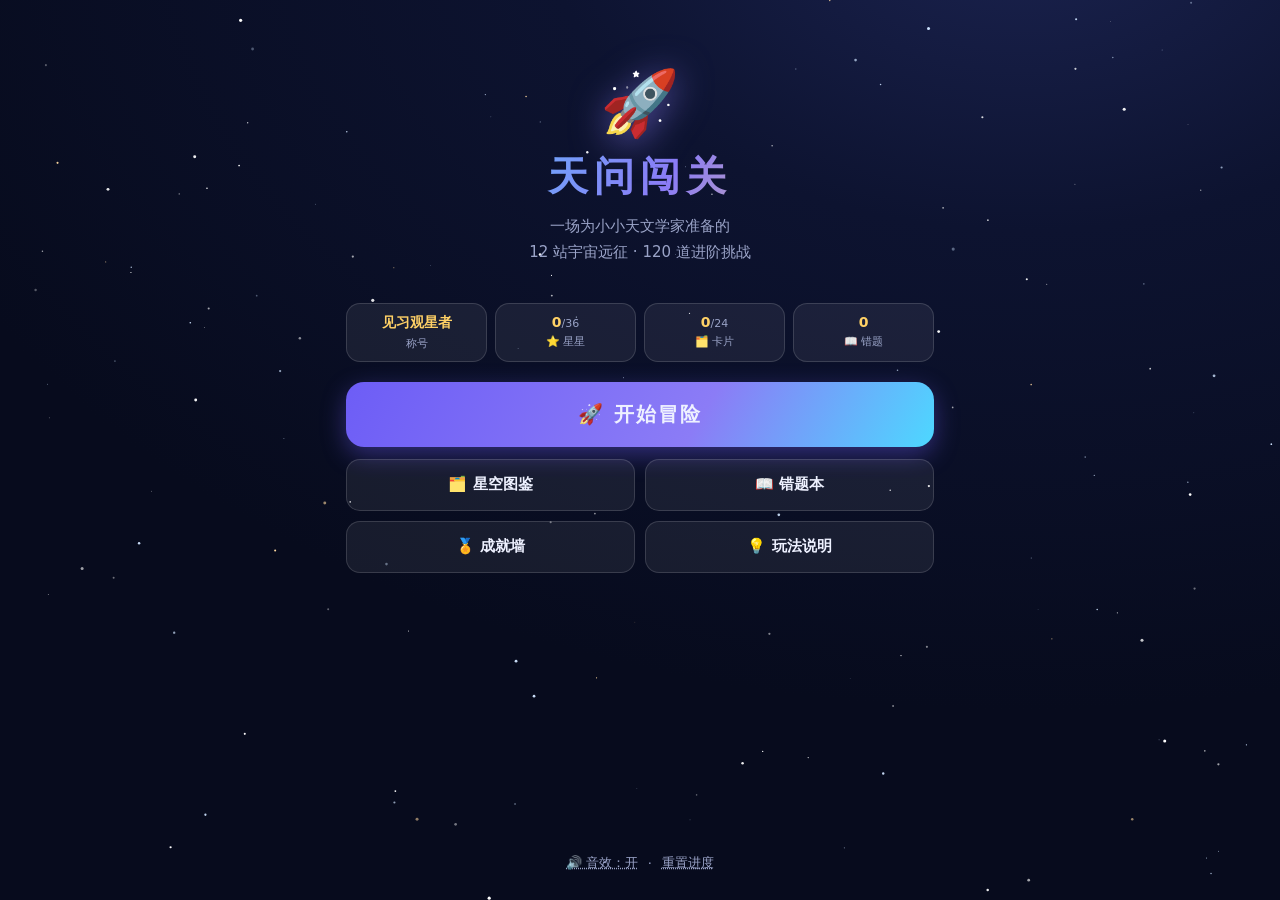
<file: index.html>
<!DOCTYPE html>
<html lang="zh-CN">
<head>
<meta charset="UTF-8">
<meta name="viewport" content="width=device-width, initial-scale=1.0, viewport-fit=cover">
<meta name="theme-color" content="#0b1026">
<title>天问闯关 · 少年天文之旅</title>
<link rel="stylesheet" href="css/style.css">
</head>
<body>

<canvas id="sky" aria-hidden="true"></canvas>

<div id="app">

  <!-- ============ 首页 ============ -->
  <section class="screen active" id="screen-home">
    <div class="home-hero">
      <div class="home-logo">🚀</div>
      <h1 class="home-title">天问闯关</h1>
      <p class="home-sub">一场为小小天文学家准备的<br>12 站宇宙远征 · 120 道进阶挑战</p>
    </div>

    <div class="home-stats">
      <div class="stat"><span class="stat-v" id="stat-rank">见习观星者</span><span class="stat-k">称号</span></div>
      <div class="stat"><span class="stat-v" id="stat-stars">0<span class="stat-m">/36</span></span><span class="stat-k">⭐ 星星</span></div>
      <div class="stat"><span class="stat-v" id="stat-cards">0<span class="stat-m">/24</span></span><span class="stat-k">🗂️ 卡片</span></div>
      <div class="stat"><span class="stat-v" id="stat-wrong">0</span><span class="stat-k">📖 错题</span></div>
    </div>

    <div class="menu">
      <button class="btn btn-primary btn-big" id="btn-start">🚀 开始冒险</button>
      <div class="menu-grid">
        <button class="btn btn-ghost" id="btn-cards">🗂️ 星空图鉴</button>
        <button class="btn btn-ghost" id="btn-wrong">📖 错题本</button>
        <button class="btn btn-ghost" id="btn-ach">🏅 成就墙</button>
        <button class="btn btn-ghost" id="btn-help">💡 玩法说明</button>
      </div>
    </div>

    <div class="home-foot">
      <button class="link-btn" id="btn-sound">🔊 音效：开</button>
      <span>·</span>
      <button class="link-btn" id="btn-reset">重置进度</button>
    </div>
  </section>

  <!-- ============ 星图（关卡选择）============ -->
  <section class="screen" id="screen-map">
    <header class="bar">
      <button class="btn-back" data-to="home">‹ 返回</button>
      <h2>航线星图</h2>
      <span class="bar-side" id="map-stars">⭐ 0/36</span>
    </header>
    <div class="map-rank" id="map-rank">见习观星者</div>
    <div class="levels" id="levels"></div>

    <div class="endless-box" id="endless-box">
      <div class="endless-lock" id="endless-lock">🔒 通过 3 关后解锁「无尽星海」</div>
      <button class="btn btn-endless hidden" id="btn-endless">♾️ 无尽星海 · 随机 15 题<br><small>当前最高分：<b id="endless-best">0</b></small></button>
    </div>
  </section>

  <!-- ============ 答题 ============ -->
  <section class="screen" id="screen-quiz">
    <header class="quiz-top">
      <button class="btn-back" id="btn-quit">✕</button>
      <div class="quiz-progress"><div class="quiz-progress-fill" id="q-progress"></div></div>
      <div class="hearts" id="hearts">❤️❤️❤️</div>
    </header>

    <div class="quiz-meta">
      <span class="chip" id="q-tag">月球</span>
      <span class="diff-dots" id="q-diff"></span>
      <span class="q-count" id="q-count">1/10</span>
      <span class="streak" id="q-streak"></span>
    </div>

    <div class="q-title" id="q-title"></div>
    <div class="opts" id="opts"></div>

    <div class="explain hidden" id="explain">
      <div class="explain-head" id="explain-head">✅ 答对了！</div>
      <div class="explain-body" id="explain-body"></div>
      <button class="btn btn-primary" id="btn-next">下一题 ›</button>
    </div>
    <div class="quiz-score" id="quiz-score">得分 0</div>
  </section>

  <!-- ============ 结算 ============ -->
  <section class="screen" id="screen-result">
    <div class="result-box">
      <div class="result-emoji" id="r-emoji">🎉</div>
      <h2 id="r-title">关卡通过！</h2>
      <div class="result-stars" id="r-stars"></div>
      <div class="result-line" id="r-line"></div>
      <div class="result-cards hidden" id="r-cards">
        <div class="result-cards-t">🗂️ 获得新知识卡</div>
        <div class="result-cards-list" id="r-cards-list"></div>
      </div>
      <div class="result-btns" id="r-btns"></div>
    </div>
  </section>

  <!-- ============ 图鉴 ============ -->
  <section class="screen" id="screen-cards">
    <header class="bar">
      <button class="btn-back" data-to="home">‹ 返回</button>
      <h2>星空图鉴</h2>
      <span class="bar-side" id="cards-count">0/24</span>
    </header>
    <div class="cards-grid" id="cards-grid"></div>
  </section>

  <!-- ============ 错题本 ============ -->
  <section class="screen" id="screen-wrong">
    <header class="bar">
      <button class="btn-back" data-to="home">‹ 返回</button>
      <h2>错题本</h2>
      <span class="bar-side" id="wrong-count"></span>
    </header>
    <div id="wrong-body"></div>
  </section>

  <!-- ============ 成就 ============ -->
  <section class="screen" id="screen-ach">
    <header class="bar">
      <button class="btn-back" data-to="home">‹ 返回</button>
      <h2>成就墙</h2>
      <span class="bar-side" id="ach-count">0/12</span>
    </header>
    <div class="ach-list" id="ach-list"></div>
  </section>

</div>

<!-- 通用弹层 -->
<div class="modal hidden" id="modal">
  <div class="modal-box">
    <div class="modal-body" id="modal-body"></div>
    <div class="modal-btns" id="modal-btns"></div>
  </div>
</div>

<!-- 成就/提示浮泡 -->
<div class="toast-wrap" id="toast-wrap"></div>

<script src="js/questions-a.js"></script>
<script src="js/questions-b.js"></script>
<script src="js/facts.js"></script>
<script src="js/app.js"></script>
</body>
</html>
</file>
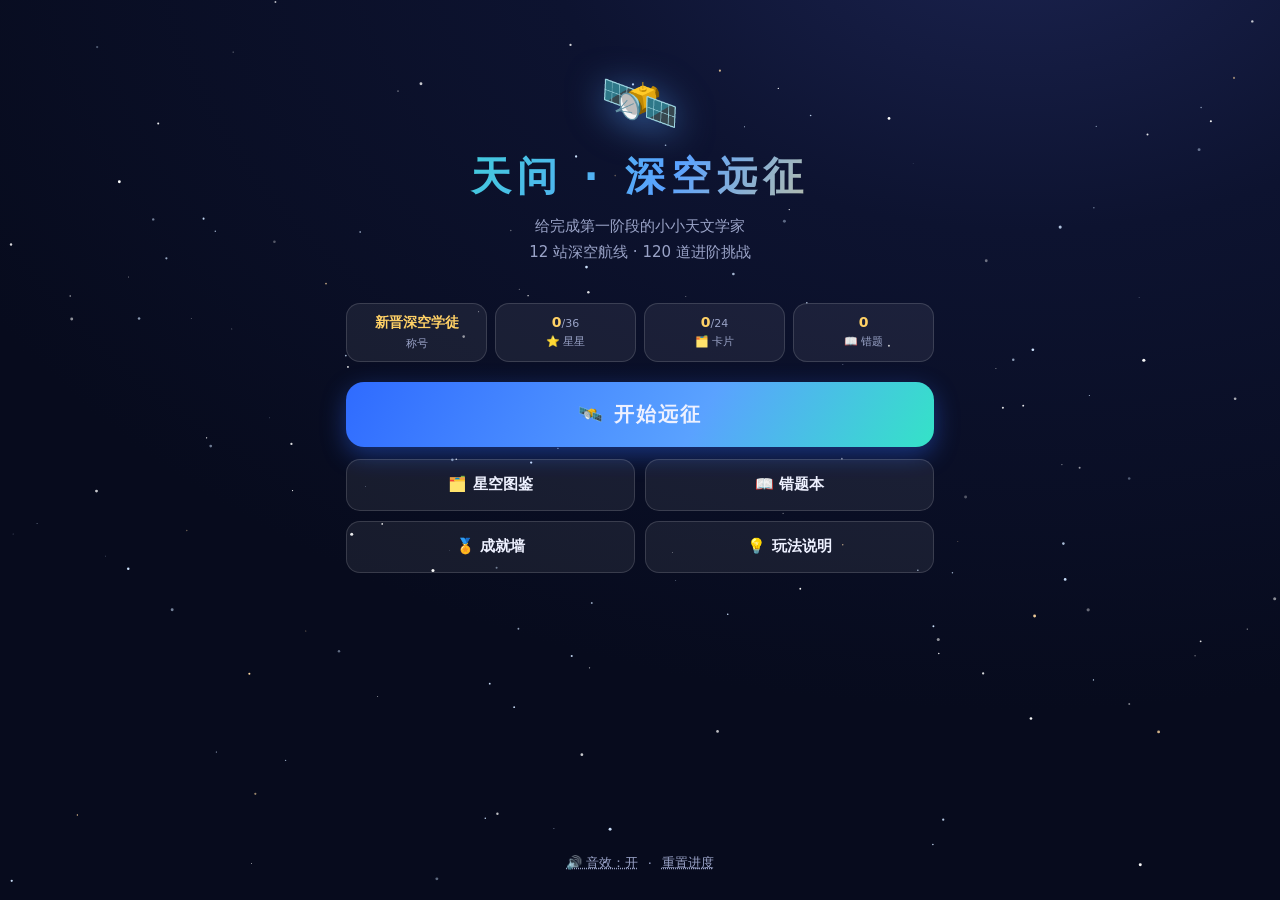
<file: stage2/index.html>
<!DOCTYPE html>
<html lang="zh-CN">
<head>
<meta charset="UTF-8">
<meta name="viewport" content="width=device-width, initial-scale=1.0, viewport-fit=cover">
<meta name="theme-color" content="#0b1026">
<title>天问闯关 · 深空远征（第二阶段）</title>
<link rel="stylesheet" href="css/style.css">
</head>
<body>

<canvas id="sky" aria-hidden="true"></canvas>

<div id="app">

  <!-- ============ 首页 ============ -->
  <section class="screen active" id="screen-home">
    <div class="home-hero">
      <div class="home-logo">🛰️</div>
      <h1 class="home-title">天问 · 深空远征</h1>
      <p class="home-sub">给完成第一阶段的小小天文学家<br>12 站深空航线 · 120 道进阶挑战</p>
    </div>

    <div class="home-stats">
      <div class="stat"><span class="stat-v" id="stat-rank">见习观星者</span><span class="stat-k">称号</span></div>
      <div class="stat"><span class="stat-v" id="stat-stars">0<span class="stat-m">/36</span></span><span class="stat-k">⭐ 星星</span></div>
      <div class="stat"><span class="stat-v" id="stat-cards">0<span class="stat-m">/24</span></span><span class="stat-k">🗂️ 卡片</span></div>
      <div class="stat"><span class="stat-v" id="stat-wrong">0</span><span class="stat-k">📖 错题</span></div>
    </div>

    <div class="menu">
      <button class="btn btn-primary btn-big" id="btn-start">🛰️ 开始远征</button>
      <div class="menu-grid">
        <button class="btn btn-ghost" id="btn-cards">🗂️ 星空图鉴</button>
        <button class="btn btn-ghost" id="btn-wrong">📖 错题本</button>
        <button class="btn btn-ghost" id="btn-ach">🏅 成就墙</button>
        <button class="btn btn-ghost" id="btn-help">💡 玩法说明</button>
      </div>
    </div>

    <div class="home-foot">
      <button class="link-btn" id="btn-sound">🔊 音效：开</button>
      <span>·</span>
      <button class="link-btn" id="btn-reset">重置进度</button>
    </div>
  </section>

  <!-- ============ 星图（关卡选择）============ -->
  <section class="screen" id="screen-map">
    <header class="bar">
      <button class="btn-back" data-to="home">‹ 返回</button>
      <h2>深空航线</h2>
      <span class="bar-side" id="map-stars">⭐ 0/36</span>
    </header>
    <div class="map-rank" id="map-rank">见习观星者</div>
    <div class="levels" id="levels"></div>

    <div class="endless-box" id="endless-box">
      <div class="endless-lock" id="endless-lock">🔒 通过 3 关后解锁「无尽深空」</div>
      <button class="btn btn-endless hidden" id="btn-endless">♾️ 无尽深空 · 随机 15 题<br><small>当前最高分：<b id="endless-best">0</b></small></button>
    </div>
  </section>

  <!-- ============ 答题 ============ -->
  <section class="screen" id="screen-quiz">
    <header class="quiz-top">
      <button class="btn-back" id="btn-quit">✕</button>
      <div class="quiz-progress"><div class="quiz-progress-fill" id="q-progress"></div></div>
      <div class="hearts" id="hearts">❤️❤️❤️</div>
    </header>

    <div class="quiz-meta">
      <span class="chip" id="q-tag">月球</span>
      <span class="diff-dots" id="q-diff"></span>
      <span class="q-count" id="q-count">1/10</span>
      <span class="streak" id="q-streak"></span>
    </div>

    <div class="q-title" id="q-title"></div>
    <div class="opts" id="opts"></div>

    <div class="explain hidden" id="explain">
      <div class="explain-head" id="explain-head">✅ 答对了！</div>
      <div class="explain-body" id="explain-body"></div>
      <button class="btn btn-primary" id="btn-next">下一题 ›</button>
    </div>
    <div class="quiz-score" id="quiz-score">得分 0</div>
  </section>

  <!-- ============ 结算 ============ -->
  <section class="screen" id="screen-result">
    <div class="result-box">
      <div class="result-emoji" id="r-emoji">🎉</div>
      <h2 id="r-title">关卡通过！</h2>
      <div class="result-stars" id="r-stars"></div>
      <div class="result-line" id="r-line"></div>
      <div class="result-cards hidden" id="r-cards">
        <div class="result-cards-t">🗂️ 获得新知识卡</div>
        <div class="result-cards-list" id="r-cards-list"></div>
      </div>
      <div class="result-btns" id="r-btns"></div>
    </div>
  </section>

  <!-- ============ 图鉴 ============ -->
  <section class="screen" id="screen-cards">
    <header class="bar">
      <button class="btn-back" data-to="home">‹ 返回</button>
      <h2>星空图鉴</h2>
      <span class="bar-side" id="cards-count">0/24</span>
    </header>
    <div class="cards-grid" id="cards-grid"></div>
  </section>

  <!-- ============ 错题本 ============ -->
  <section class="screen" id="screen-wrong">
    <header class="bar">
      <button class="btn-back" data-to="home">‹ 返回</button>
      <h2>错题本</h2>
      <span class="bar-side" id="wrong-count"></span>
    </header>
    <div id="wrong-body"></div>
  </section>

  <!-- ============ 成就 ============ -->
  <section class="screen" id="screen-ach">
    <header class="bar">
      <button class="btn-back" data-to="home">‹ 返回</button>
      <h2>成就墙</h2>
      <span class="bar-side" id="ach-count">0/12</span>
    </header>
    <div class="ach-list" id="ach-list"></div>
  </section>

</div>

<!-- 通用弹层 -->
<div class="modal hidden" id="modal">
  <div class="modal-box">
    <div class="modal-body" id="modal-body"></div>
    <div class="modal-btns" id="modal-btns"></div>
  </div>
</div>

<!-- 成就/提示浮泡 -->
<div class="toast-wrap" id="toast-wrap"></div>

<script src="js/questions-a.js"></script>
<script src="js/questions-b.js"></script>
<script src="js/facts.js"></script>
<script src="js/app.js"></script>
</body>
</html>
</file>
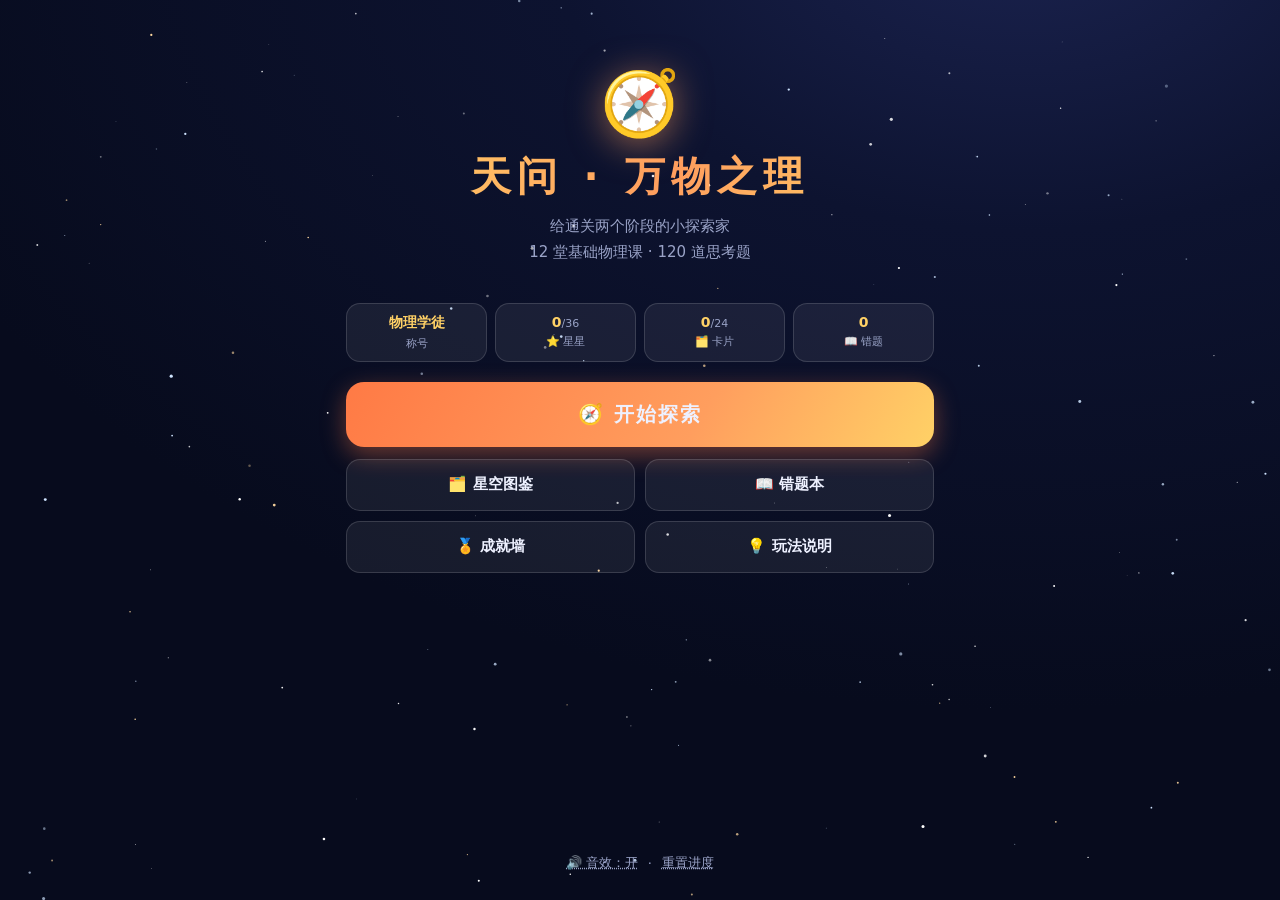
<file: stage3/index.html>
<!DOCTYPE html>
<html lang="zh-CN">
<head>
<meta charset="UTF-8">
<meta name="viewport" content="width=device-width, initial-scale=1.0, viewport-fit=cover">
<meta name="theme-color" content="#0b1026">
<title>天问闯关 · 万物之理（第三阶段）</title>
<link rel="stylesheet" href="css/style.css">
</head>
<body>

<canvas id="sky" aria-hidden="true"></canvas>

<div id="app">

  <!-- ============ 首页 ============ -->
  <section class="screen active" id="screen-home">
    <div class="home-hero">
      <div class="home-logo">🧭</div>
      <h1 class="home-title">天问 · 万物之理</h1>
      <p class="home-sub">给通关两个阶段的小探索家<br>12 堂基础物理课 · 120 道思考题</p>
    </div>

    <div class="home-stats">
      <div class="stat"><span class="stat-v" id="stat-rank">见习观星者</span><span class="stat-k">称号</span></div>
      <div class="stat"><span class="stat-v" id="stat-stars">0<span class="stat-m">/36</span></span><span class="stat-k">⭐ 星星</span></div>
      <div class="stat"><span class="stat-v" id="stat-cards">0<span class="stat-m">/24</span></span><span class="stat-k">🗂️ 卡片</span></div>
      <div class="stat"><span class="stat-v" id="stat-wrong">0</span><span class="stat-k">📖 错题</span></div>
    </div>

    <div class="menu">
      <button class="btn btn-primary btn-big" id="btn-start">🧭 开始探索</button>
      <div class="menu-grid">
        <button class="btn btn-ghost" id="btn-cards">🗂️ 星空图鉴</button>
        <button class="btn btn-ghost" id="btn-wrong">📖 错题本</button>
        <button class="btn btn-ghost" id="btn-ach">🏅 成就墙</button>
        <button class="btn btn-ghost" id="btn-help">💡 玩法说明</button>
      </div>
    </div>

    <div class="home-foot">
      <button class="link-btn" id="btn-sound">🔊 音效：开</button>
      <span>·</span>
      <button class="link-btn" id="btn-reset">重置进度</button>
    </div>
  </section>

  <!-- ============ 星图（关卡选择）============ -->
  <section class="screen" id="screen-map">
    <header class="bar">
      <button class="btn-back" data-to="home">‹ 返回</button>
      <h2>知识航线</h2>
      <span class="bar-side" id="map-stars">⭐ 0/36</span>
    </header>
    <div class="map-rank" id="map-rank">见习观星者</div>
    <div class="levels" id="levels"></div>

    <div class="endless-box" id="endless-box">
      <div class="endless-lock" id="endless-lock">🔒 通过 3 关后解锁「宇宙漫游」</div>
      <button class="btn btn-endless hidden" id="btn-endless">♾️ 宇宙漫游 · 随机 15 题<br><small>当前最高分：<b id="endless-best">0</b></small></button>
    </div>
  </section>

  <!-- ============ 答题 ============ -->
  <section class="screen" id="screen-quiz">
    <header class="quiz-top">
      <button class="btn-back" id="btn-quit">✕</button>
      <div class="quiz-progress"><div class="quiz-progress-fill" id="q-progress"></div></div>
      <div class="hearts" id="hearts">❤️❤️❤️</div>
    </header>

    <div class="quiz-meta">
      <span class="chip" id="q-tag">月球</span>
      <span class="diff-dots" id="q-diff"></span>
      <span class="q-count" id="q-count">1/10</span>
      <span class="streak" id="q-streak"></span>
    </div>

    <div class="q-title" id="q-title"></div>
    <button class="btn-hint hidden" id="btn-hint">💡 看提示</button>
    <div class="hint-box hidden" id="hint-box"></div>
    <div class="opts" id="opts"></div>

    <div class="explain hidden" id="explain">
      <div class="explain-head" id="explain-head">✅ 答对了！</div>
      <div class="explain-body" id="explain-body"></div>
      <button class="btn btn-primary" id="btn-next">下一题 ›</button>
    </div>
    <div class="quiz-score" id="quiz-score">得分 0</div>
  </section>

  <!-- ============ 结算 ============ -->
  <section class="screen" id="screen-result">
    <div class="result-box">
      <div class="result-emoji" id="r-emoji">🎉</div>
      <h2 id="r-title">关卡通过！</h2>
      <div class="result-stars" id="r-stars"></div>
      <div class="result-line" id="r-line"></div>
      <div class="result-cards hidden" id="r-cards">
        <div class="result-cards-t">🗂️ 获得新知识卡</div>
        <div class="result-cards-list" id="r-cards-list"></div>
      </div>
      <div class="result-btns" id="r-btns"></div>
    </div>
  </section>

  <!-- ============ 图鉴 ============ -->
  <section class="screen" id="screen-cards">
    <header class="bar">
      <button class="btn-back" data-to="home">‹ 返回</button>
      <h2>星空图鉴</h2>
      <span class="bar-side" id="cards-count">0/24</span>
    </header>
    <div class="cards-grid" id="cards-grid"></div>
  </section>

  <!-- ============ 错题本 ============ -->
  <section class="screen" id="screen-wrong">
    <header class="bar">
      <button class="btn-back" data-to="home">‹ 返回</button>
      <h2>错题本</h2>
      <span class="bar-side" id="wrong-count"></span>
    </header>
    <div id="wrong-body"></div>
  </section>

  <!-- ============ 成就 ============ -->
  <section class="screen" id="screen-ach">
    <header class="bar">
      <button class="btn-back" data-to="home">‹ 返回</button>
      <h2>成就墙</h2>
      <span class="bar-side" id="ach-count">0/12</span>
    </header>
    <div class="ach-list" id="ach-list"></div>
  </section>

</div>

<!-- 通用弹层 -->
<div class="modal hidden" id="modal">
  <div class="modal-box">
    <div class="modal-body" id="modal-body"></div>
    <div class="modal-btns" id="modal-btns"></div>
  </div>
</div>

<!-- 成就/提示浮泡 -->
<div class="toast-wrap" id="toast-wrap"></div>

<script src="js/questions-a.js"></script>
<script src="js/questions-b.js"></script>
<script src="js/facts.js"></script>
<script src="js/app.js"></script>
</body>
</html>
</file>
<file: css/style.css>
/* ============================================================
 * 天问闯关 · 星空主题样式（响应式，手机优先）
 * ============================================================ */

:root {
  --bg0: #070b1d;
  --bg1: #0d1330;
  --panel: rgba(255, 255, 255, 0.065);
  --panel-strong: rgba(255, 255, 255, 0.1);
  --line: rgba(255, 255, 255, 0.14);
  --txt: #eef1ff;
  --txt-dim: #9aa3c7;
  --violet: #8b7cf6;
  --cyan: #4dd8ff;
  --gold: #ffd166;
  --green: #34d399;
  --red: #f87171;
  --radius: 18px;
  --shadow: 0 10px 30px rgba(0, 0, 0, 0.45);
}

* { margin: 0; padding: 0; box-sizing: border-box; -webkit-tap-highlight-color: transparent; }

html { font-size: 16px; }

body {
  font-family: "PingFang SC", "HarmonyOS Sans SC", "Microsoft YaHei", "Noto Sans SC", system-ui, sans-serif;
  background: radial-gradient(1200px 800px at 80% -10%, #1b2350 0%, var(--bg1) 40%, var(--bg0) 100%);
  color: var(--txt);
  min-height: 100vh;
  overflow-x: hidden;
  user-select: none;
}

#sky {
  position: fixed;
  inset: 0;
  width: 100%;
  height: 100%;
  z-index: 0;
  pointer-events: none;
}

#app {
  position: relative;
  z-index: 1;
  max-width: 620px;
  margin: 0 auto;
  padding: max(14px, env(safe-area-inset-top)) 16px calc(28px + env(safe-area-inset-bottom));
  min-height: 100vh;
  display: flex;
  flex-direction: column;
}

/* ---------- 屏幕切换 ---------- */
.screen { display: none; flex-direction: column; flex: 1; animation: fadeUp 0.32s ease; }
.screen.active { display: flex; }

@keyframes fadeUp {
  from { opacity: 0; transform: translateY(12px); }
  to { opacity: 1; transform: translateY(0); }
}

/* ---------- 首页 ---------- */
.home-hero { text-align: center; padding: 34px 0 20px; }
.home-logo { font-size: 64px; filter: drop-shadow(0 6px 18px rgba(139, 124, 246, 0.55)); animation: floaty 4s ease-in-out infinite; }
@keyframes floaty { 0%, 100% { transform: translateY(0); } 50% { transform: translateY(-8px); } }

.home-title {
  font-size: 40px;
  letter-spacing: 6px;
  margin-top: 8px;
  background: linear-gradient(120deg, var(--cyan), var(--violet) 55%, var(--gold));
  -webkit-background-clip: text;
  background-clip: text;
  color: transparent;
  font-weight: 800;
}

.home-sub { color: var(--txt-dim); margin-top: 10px; line-height: 1.7; font-size: 15px; }

.home-stats {
  display: grid;
  grid-template-columns: repeat(4, 1fr);
  gap: 8px;
  margin: 18px 0 6px;
}
.stat {
  background: var(--panel);
  border: 1px solid var(--line);
  border-radius: 14px;
  padding: 10px 4px;
  text-align: center;
  display: flex;
  flex-direction: column;
  gap: 4px;
}
.stat-v { font-size: 14px; font-weight: 700; color: var(--gold); white-space: nowrap; overflow: hidden; text-overflow: ellipsis; }
.stat-m { font-size: 11px; color: var(--txt-dim); font-weight: 400; }
.stat-k { font-size: 11px; color: var(--txt-dim); }

.menu { margin-top: 14px; display: flex; flex-direction: column; gap: 12px; }
.menu-grid { display: grid; grid-template-columns: 1fr 1fr; gap: 10px; }

.home-foot {
  margin-top: auto;
  padding-top: 26px;
  text-align: center;
  color: var(--txt-dim);
  font-size: 13px;
  display: flex;
  justify-content: center;
  align-items: center;
  gap: 10px;
}
.link-btn { background: none; border: none; color: var(--txt-dim); font-size: 13px; cursor: pointer; text-decoration: underline dotted; }
.link-btn:active { color: var(--txt); }

/* ---------- 按钮 ---------- */
.btn {
  border: none;
  border-radius: 14px;
  cursor: pointer;
  font-family: inherit;
  font-size: 16px;
  font-weight: 600;
  color: var(--txt);
  padding: 14px 18px;
  transition: transform 0.12s ease, filter 0.2s ease, opacity 0.2s;
  line-height: 1.45;
}
.btn:active { transform: scale(0.97); }
.btn:disabled { opacity: 0.45; cursor: default; }

.btn-primary {
  background: linear-gradient(120deg, #6d5df6, #8b7cf6 60%, #4dd8ff);
  box-shadow: 0 8px 24px rgba(109, 93, 246, 0.4);
}
.btn-primary:hover { filter: brightness(1.08); }

.btn-big { font-size: 20px; padding: 18px; border-radius: 18px; letter-spacing: 2px; }

.btn-ghost {
  background: var(--panel);
  border: 1px solid var(--line);
  font-size: 15px;
}
.btn-ghost:hover { background: var(--panel-strong); }

.btn-endless {
  background: linear-gradient(120deg, rgba(77, 216, 255, 0.18), rgba(139, 124, 246, 0.25));
  border: 1px solid rgba(77, 216, 255, 0.45);
  width: 100%;
}
.btn-endless small { color: var(--txt-dim); font-weight: 400; }
.btn-endless b { color: var(--gold); }

/* ---------- 顶栏 ---------- */
.bar {
  display: flex;
  align-items: center;
  gap: 10px;
  padding: 6px 0 14px;
}
.bar h2 { flex: 1; text-align: center; font-size: 19px; letter-spacing: 2px; }
.bar-side { min-width: 64px; text-align: right; font-size: 13px; color: var(--txt-dim); }
.btn-back {
  background: var(--panel);
  border: 1px solid var(--line);
  color: var(--txt);
  border-radius: 12px;
  padding: 8px 14px;
  font-size: 14px;
  cursor: pointer;
  font-family: inherit;
}
.btn-back:active { transform: scale(0.95); }

/* ---------- 星图 ---------- */
.map-rank {
  text-align: center;
  color: var(--gold);
  font-size: 14px;
  letter-spacing: 1px;
  margin-bottom: 12px;
}

.levels { display: flex; flex-direction: column; gap: 4px; }

.level-node {
  --dot: var(--violet);
  position: relative;
  display: flex;
  align-items: center;
  gap: 14px;
  background: var(--panel);
  border: 1px solid var(--line);
  border-radius: var(--radius);
  padding: 13px 16px;
  cursor: pointer;
  transition: transform 0.12s ease, background 0.2s;
  margin-left: 0;
}
.level-node:nth-child(even) { margin-left: 26px; }
.level-node:nth-child(odd) { margin-right: 26px; }
.level-node:hover { background: var(--panel-strong); }
.level-node:active { transform: scale(0.98); }

.level-node.locked { opacity: 0.45; filter: grayscale(0.7); cursor: not-allowed; }
.level-node.current { border-color: rgba(139, 124, 246, 0.8); box-shadow: 0 0 0 3px rgba(139, 124, 246, 0.18); animation: breathe 2.4s ease-in-out infinite; }
@keyframes breathe { 0%, 100% { box-shadow: 0 0 0 3px rgba(139, 124, 246, 0.14); } 50% { box-shadow: 0 0 0 7px rgba(139, 124, 246, 0.3); } }

.level-ico {
  width: 52px; height: 52px;
  border-radius: 50%;
  display: flex; align-items: center; justify-content: center;
  font-size: 27px;
  background: radial-gradient(circle at 32% 30%, rgba(255, 255, 255, 0.22), rgba(255, 255, 255, 0.04));
  border: 1.5px solid var(--dot);
  flex-shrink: 0;
}
.level-info { flex: 1; min-width: 0; }
.level-name { font-size: 16px; font-weight: 700; }
.level-sub { font-size: 12.5px; color: var(--txt-dim); margin-top: 3px; }
.level-stars { font-size: 14px; letter-spacing: 2px; min-width: 58px; text-align: right; }
.level-stars .on { color: var(--gold); }
.level-stars .off { color: rgba(255, 255, 255, 0.18); }
.level-lock { font-size: 20px; }

.endless-box { margin-top: 18px; text-align: center; }
.endless-lock { color: var(--txt-dim); font-size: 13.5px; background: var(--panel); border: 1px dashed var(--line); border-radius: 14px; padding: 13px; }

/* ---------- 答题 ---------- */
.quiz-top { display: flex; align-items: center; gap: 12px; padding: 4px 0 10px; }
#btn-quit { padding: 8px 12px; }

.quiz-progress {
  flex: 1;
  height: 10px;
  background: rgba(255, 255, 255, 0.09);
  border-radius: 99px;
  overflow: hidden;
}
.quiz-progress-fill {
  height: 100%;
  width: 0%;
  border-radius: 99px;
  background: linear-gradient(90deg, var(--cyan), var(--violet));
  box-shadow: 0 0 8px rgba(77, 216, 255, 0.65);
  transition: width 0.35s ease;
}
.hearts { font-size: 17px; letter-spacing: 2px; min-width: 74px; text-align: right; }
.hearts .lost { opacity: 0.22; filter: grayscale(1); }

.quiz-meta { display: flex; align-items: center; gap: 8px; margin: 8px 0 16px; flex-wrap: wrap; }
.q-count { color: var(--txt-dim); font-size: 13px; margin-left: 2px; }
.chip {
  font-size: 12.5px;
  color: var(--cyan);
  background: rgba(77, 216, 255, 0.12);
  border: 1px solid rgba(77, 216, 255, 0.35);
  border-radius: 99px;
  padding: 3px 11px;
}
.diff-dots { font-size: 11px; color: var(--gold); letter-spacing: 2px; }
.q-count { color: var(--txt-dim); font-size: 13px; }
.streak { margin-left: auto; color: #ff9d5c; font-size: 14px; font-weight: 700; }

.q-title {
  font-size: 20px;
  font-weight: 700;
  line-height: 1.55;
  margin-bottom: 18px;
  min-height: 63px;
}

.opts { display: flex; flex-direction: column; gap: 11px; }
.opt {
  display: flex;
  align-items: center;
  gap: 12px;
  background: var(--panel);
  border: 1.5px solid var(--line);
  border-radius: 15px;
  padding: 14px 15px;
  font-size: 16px;
  line-height: 1.45;
  cursor: pointer;
  text-align: left;
  color: var(--txt);
  font-family: inherit;
  transition: border-color 0.15s, background 0.15s, transform 0.1s;
  min-height: 54px;
}
.opt:hover { border-color: rgba(139, 124, 246, 0.7); }
.opt:active { transform: scale(0.985); }

.opt-key {
  width: 28px; height: 28px;
  border-radius: 9px;
  background: rgba(255, 255, 255, 0.09);
  display: flex; align-items: center; justify-content: center;
  font-size: 13px; font-weight: 700;
  flex-shrink: 0;
  color: var(--txt-dim);
}

.opts.locked .opt { cursor: default; }
.opt.correct {
  border-color: var(--green);
  background: rgba(52, 211, 153, 0.14);
  animation: popin 0.25s ease;
}
.opt.correct .opt-key { background: var(--green); color: #06281c; }
.opt.wrong {
  border-color: var(--red);
  background: rgba(248, 113, 113, 0.12);
  animation: shake 0.3s ease;
}
.opt.wrong .opt-key { background: var(--red); color: #350d0d; }
.opt.dimmed { opacity: 0.5; }

@keyframes popin { 0% { transform: scale(0.96); } 60% { transform: scale(1.02); } 100% { transform: scale(1); } }
@keyframes shake { 0%, 100% { transform: translateX(0); } 25% { transform: translateX(-5px); } 75% { transform: translateX(5px); } }

/* ---------- 解析 ---------- */
.explain {
  margin-top: 16px;
  background: linear-gradient(160deg, rgba(139, 124, 246, 0.14), rgba(77, 216, 255, 0.08));
  border: 1px solid rgba(139, 124, 246, 0.4);
  border-radius: var(--radius);
  padding: 16px;
  animation: slideUp 0.3s ease;
}
@keyframes slideUp { from { opacity: 0; transform: translateY(16px); } to { opacity: 1; transform: translateY(0); } }

.explain-head { font-weight: 800; font-size: 16px; margin-bottom: 8px; }
.explain-head.ok { color: var(--green); }
.explain-head.no { color: var(--red); }
.explain-body { font-size: 14.5px; line-height: 1.8; color: #d5dbf7; margin-bottom: 14px; }
.explain .btn { width: 100%; }

.quiz-score {
  position: fixed;
  left: 50%;
  transform: translateX(-50%);
  bottom: calc(10px + env(safe-area-inset-bottom));
  background: rgba(10, 14, 34, 0.85);
  border: 1px solid var(--line);
  border-radius: 99px;
  padding: 6px 18px;
  font-size: 13px;
  color: var(--gold);
  z-index: 5;
}

/* ---------- 结算 ---------- */
#screen-result { justify-content: center; }
.result-box {
  background: var(--panel);
  border: 1px solid var(--line);
  border-radius: 24px;
  padding: 30px 22px;
  text-align: center;
  box-shadow: var(--shadow);
}
.result-emoji { font-size: 56px; }
#r-title { margin: 10px 0 6px; letter-spacing: 2px; }
.result-stars { font-size: 40px; letter-spacing: 8px; margin: 10px 0; min-height: 52px; }
.result-stars span { display: inline-block; opacity: 0; transform: scale(0.2); }
.result-stars span.show { animation: starpop 0.45s cubic-bezier(0.34, 1.56, 0.64, 1) forwards; }
@keyframes starpop { to { opacity: 1; transform: scale(1); } }
.result-line { color: var(--txt-dim); font-size: 14.5px; line-height: 1.8; margin-bottom: 8px; }
.result-cards { margin: 12px 0 4px; }
.result-cards-t { color: var(--gold); font-size: 14px; margin-bottom: 10px; }
.result-cards-list { display: flex; flex-wrap: wrap; gap: 8px; justify-content: center; }
.mini-card {
  background: rgba(255, 209, 102, 0.1);
  border: 1px solid rgba(255, 209, 102, 0.4);
  border-radius: 12px;
  padding: 7px 12px;
  font-size: 12.5px;
}
.result-btns { display: flex; flex-direction: column; gap: 10px; margin-top: 16px; }

/* ---------- 图鉴 ---------- */
.cards-grid { display: grid; grid-template-columns: 1fr 1fr; gap: 11px; }
.kcard {
  background: var(--panel);
  border: 1px solid var(--line);
  border-radius: 16px;
  padding: 14px 12px;
  text-align: center;
  cursor: pointer;
  transition: transform 0.12s, background 0.2s;
}
.kcard:hover { background: var(--panel-strong); }
.kcard:active { transform: scale(0.96); }
.kcard .ki { font-size: 34px; }
.kcard .kt { font-size: 14px; font-weight: 700; margin-top: 8px; line-height: 1.4; }
.kcard.locked .kt { color: var(--txt-dim); }
.kcard.locked .ki { filter: grayscale(1); opacity: 0.35; }

/* ---------- 错题本 ---------- */
.wrong-empty { text-align: center; color: var(--txt-dim); padding: 60px 20px; line-height: 2; font-size: 15px; }
.wrong-list { display: flex; flex-direction: column; gap: 9px; margin-bottom: 18px; }
.wrong-item {
  background: var(--panel);
  border: 1px solid var(--line);
  border-radius: 13px;
  padding: 12px 14px;
  font-size: 14px;
  color: #d5dbf7;
  line-height: 1.55;
  display: -webkit-box;
  -webkit-line-clamp: 2;
  -webkit-box-orient: vertical;
  overflow: hidden;
}
.wrong-item small { color: var(--txt-dim); }

/* ---------- 成就 ---------- */
.ach-list { display: flex; flex-direction: column; gap: 10px; }
.ach {
  display: flex;
  align-items: center;
  gap: 14px;
  background: var(--panel);
  border: 1px solid var(--line);
  border-radius: 15px;
  padding: 13px 15px;
}
.ach.locked { opacity: 0.5; filter: grayscale(0.8); }
.ach-ico { font-size: 30px; }
.ach-t { font-weight: 700; font-size: 15.5px; }
.ach-d { font-size: 13px; color: var(--txt-dim); margin-top: 3px; }

/* ---------- 弹层 / 浮泡 ---------- */
.modal {
  position: fixed; inset: 0;
  background: rgba(4, 6, 18, 0.72);
  backdrop-filter: blur(3px);
  z-index: 50;
  display: flex; align-items: center; justify-content: center;
  padding: 24px;
}
.modal-box {
  background: #131a3a;
  border: 1px solid var(--line);
  border-radius: 20px;
  max-width: 430px;
  width: 100%;
  padding: 22px;
  box-shadow: var(--shadow);
  animation: slideUp 0.25s ease;
}
.modal-body { font-size: 15px; line-height: 1.85; color: #d5dbf7; white-space: pre-line; }
.modal-body b { color: var(--gold); }
.modal-btns { display: flex; gap: 10px; margin-top: 18px; }
.modal-btns .btn { flex: 1; }
.btn-danger { background: rgba(248, 113, 113, 0.16); border: 1px solid rgba(248, 113, 113, 0.5); }

.toast-wrap {
  position: fixed;
  top: max(14px, env(safe-area-inset-top));
  left: 50%;
  transform: translateX(-50%);
  z-index: 60;
  display: flex;
  flex-direction: column;
  gap: 8px;
  align-items: center;
  pointer-events: none;
  width: min(92vw, 420px);
}
.toast {
  background: rgba(19, 26, 58, 0.96);
  border: 1px solid var(--line);
  border-radius: 14px;
  padding: 11px 18px;
  font-size: 14px;
  box-shadow: var(--shadow);
  animation: slideUp 0.3s ease;
  text-align: center;
  max-width: 100%;
}
.toast.ach { border-color: rgba(255, 209, 102, 0.55); }
.toast.ach b { color: var(--gold); }

.hidden { display: none !important; }

/* ---------- 大屏微调 ---------- */
@media (min-width: 700px) {
  html { font-size: 17px; }
  .level-node:nth-child(even) { margin-left: 44px; }
  .level-node:nth-child(odd) { margin-right: 44px; }
  .cards-grid { grid-template-columns: repeat(3, 1fr); }
  .home-hero { padding-top: 52px; }
}

@media (max-width: 360px) {
  .home-stats { grid-template-columns: repeat(2, 1fr); }
  .q-title { font-size: 18px; }
}

@media (prefers-reduced-motion: reduce) {
  * { animation-duration: 0.01s !important; transition-duration: 0.01s !important; }
}
</file>
<file: stage2/css/style.css>
/* ============================================================
 * 天问闯关 · 星空主题样式（响应式，手机优先）
 * ============================================================ */

:root {
  --bg0: #070b1d;
  --bg1: #0d1330;
  --panel: rgba(255, 255, 255, 0.065);
  --panel-strong: rgba(255, 255, 255, 0.1);
  --line: rgba(255, 255, 255, 0.14);
  --txt: #eef1ff;
  --txt-dim: #9aa3c7;
  --violet: #5aa2ff;
  --cyan: #34e3c7;
  --gold: #ffd166;
  --green: #34d399;
  --red: #f87171;
  --radius: 18px;
  --shadow: 0 10px 30px rgba(0, 0, 0, 0.45);
}

* { margin: 0; padding: 0; box-sizing: border-box; -webkit-tap-highlight-color: transparent; }

html { font-size: 16px; }

body {
  font-family: "PingFang SC", "HarmonyOS Sans SC", "Microsoft YaHei", "Noto Sans SC", system-ui, sans-serif;
  background: radial-gradient(1200px 800px at 80% -10%, #1b2350 0%, var(--bg1) 40%, var(--bg0) 100%);
  color: var(--txt);
  min-height: 100vh;
  overflow-x: hidden;
  user-select: none;
}

#sky {
  position: fixed;
  inset: 0;
  width: 100%;
  height: 100%;
  z-index: 0;
  pointer-events: none;
}

#app {
  position: relative;
  z-index: 1;
  max-width: 620px;
  margin: 0 auto;
  padding: max(14px, env(safe-area-inset-top)) 16px calc(28px + env(safe-area-inset-bottom));
  min-height: 100vh;
  display: flex;
  flex-direction: column;
}

/* ---------- 屏幕切换 ---------- */
.screen { display: none; flex-direction: column; flex: 1; animation: fadeUp 0.32s ease; }
.screen.active { display: flex; }

@keyframes fadeUp {
  from { opacity: 0; transform: translateY(12px); }
  to { opacity: 1; transform: translateY(0); }
}

/* ---------- 首页 ---------- */
.home-hero { text-align: center; padding: 34px 0 20px; }
.home-logo { font-size: 64px; filter: drop-shadow(0 6px 18px rgba(90, 162, 255, 0.55)); animation: floaty 4s ease-in-out infinite; }
@keyframes floaty { 0%, 100% { transform: translateY(0); } 50% { transform: translateY(-8px); } }

.home-title {
  font-size: 40px;
  letter-spacing: 6px;
  margin-top: 8px;
  background: linear-gradient(120deg, var(--cyan), var(--violet) 55%, var(--gold));
  -webkit-background-clip: text;
  background-clip: text;
  color: transparent;
  font-weight: 800;
}

.home-sub { color: var(--txt-dim); margin-top: 10px; line-height: 1.7; font-size: 15px; }

.home-stats {
  display: grid;
  grid-template-columns: repeat(4, 1fr);
  gap: 8px;
  margin: 18px 0 6px;
}
.stat {
  background: var(--panel);
  border: 1px solid var(--line);
  border-radius: 14px;
  padding: 10px 4px;
  text-align: center;
  display: flex;
  flex-direction: column;
  gap: 4px;
}
.stat-v { font-size: 14px; font-weight: 700; color: var(--gold); white-space: nowrap; overflow: hidden; text-overflow: ellipsis; }
.stat-m { font-size: 11px; color: var(--txt-dim); font-weight: 400; }
.stat-k { font-size: 11px; color: var(--txt-dim); }

.menu { margin-top: 14px; display: flex; flex-direction: column; gap: 12px; }
.menu-grid { display: grid; grid-template-columns: 1fr 1fr; gap: 10px; }

.home-foot {
  margin-top: auto;
  padding-top: 26px;
  text-align: center;
  color: var(--txt-dim);
  font-size: 13px;
  display: flex;
  justify-content: center;
  align-items: center;
  gap: 10px;
}
.link-btn { background: none; border: none; color: var(--txt-dim); font-size: 13px; cursor: pointer; text-decoration: underline dotted; }
.link-btn:active { color: var(--txt); }

/* ---------- 按钮 ---------- */
.btn {
  border: none;
  border-radius: 14px;
  cursor: pointer;
  font-family: inherit;
  font-size: 16px;
  font-weight: 600;
  color: var(--txt);
  padding: 14px 18px;
  transition: transform 0.12s ease, filter 0.2s ease, opacity 0.2s;
  line-height: 1.45;
}
.btn:active { transform: scale(0.97); }
.btn:disabled { opacity: 0.45; cursor: default; }

.btn-primary {
  background: linear-gradient(120deg, #2f6bff, #5aa2ff 60%, #34e3c7);
  box-shadow: 0 8px 24px rgba(47, 107, 255, 0.4);
}
.btn-primary:hover { filter: brightness(1.08); }

.btn-big { font-size: 20px; padding: 18px; border-radius: 18px; letter-spacing: 2px; }

.btn-ghost {
  background: var(--panel);
  border: 1px solid var(--line);
  font-size: 15px;
}
.btn-ghost:hover { background: var(--panel-strong); }

.btn-endless {
  background: linear-gradient(120deg, rgba(52, 227, 199, 0.18), rgba(90, 162, 255, 0.25));
  border: 1px solid rgba(52, 227, 199, 0.45);
  width: 100%;
}
.btn-endless small { color: var(--txt-dim); font-weight: 400; }
.btn-endless b { color: var(--gold); }

/* ---------- 顶栏 ---------- */
.bar {
  display: flex;
  align-items: center;
  gap: 10px;
  padding: 6px 0 14px;
}
.bar h2 { flex: 1; text-align: center; font-size: 19px; letter-spacing: 2px; }
.bar-side { min-width: 64px; text-align: right; font-size: 13px; color: var(--txt-dim); }
.btn-back {
  background: var(--panel);
  border: 1px solid var(--line);
  color: var(--txt);
  border-radius: 12px;
  padding: 8px 14px;
  font-size: 14px;
  cursor: pointer;
  font-family: inherit;
}
.btn-back:active { transform: scale(0.95); }

/* ---------- 星图 ---------- */
.map-rank {
  text-align: center;
  color: var(--gold);
  font-size: 14px;
  letter-spacing: 1px;
  margin-bottom: 12px;
}

.levels { display: flex; flex-direction: column; gap: 4px; }

.level-node {
  --dot: var(--violet);
  position: relative;
  display: flex;
  align-items: center;
  gap: 14px;
  background: var(--panel);
  border: 1px solid var(--line);
  border-radius: var(--radius);
  padding: 13px 16px;
  cursor: pointer;
  transition: transform 0.12s ease, background 0.2s;
  margin-left: 0;
}
.level-node:nth-child(even) { margin-left: 26px; }
.level-node:nth-child(odd) { margin-right: 26px; }
.level-node:hover { background: var(--panel-strong); }
.level-node:active { transform: scale(0.98); }

.level-node.locked { opacity: 0.45; filter: grayscale(0.7); cursor: not-allowed; }
.level-node.current { border-color: rgba(90, 162, 255, 0.8); box-shadow: 0 0 0 3px rgba(90, 162, 255, 0.18); animation: breathe 2.4s ease-in-out infinite; }
@keyframes breathe { 0%, 100% { box-shadow: 0 0 0 3px rgba(90, 162, 255, 0.14); } 50% { box-shadow: 0 0 0 7px rgba(90, 162, 255, 0.3); } }

.level-ico {
  width: 52px; height: 52px;
  border-radius: 50%;
  display: flex; align-items: center; justify-content: center;
  font-size: 27px;
  background: radial-gradient(circle at 32% 30%, rgba(255, 255, 255, 0.22), rgba(255, 255, 255, 0.04));
  border: 1.5px solid var(--dot);
  flex-shrink: 0;
}
.level-info { flex: 1; min-width: 0; }
.level-name { font-size: 16px; font-weight: 700; }
.level-sub { font-size: 12.5px; color: var(--txt-dim); margin-top: 3px; }
.level-stars { font-size: 14px; letter-spacing: 2px; min-width: 58px; text-align: right; }
.level-stars .on { color: var(--gold); }
.level-stars .off { color: rgba(255, 255, 255, 0.18); }
.level-lock { font-size: 20px; }

.endless-box { margin-top: 18px; text-align: center; }
.endless-lock { color: var(--txt-dim); font-size: 13.5px; background: var(--panel); border: 1px dashed var(--line); border-radius: 14px; padding: 13px; }

/* ---------- 答题 ---------- */
.quiz-top { display: flex; align-items: center; gap: 12px; padding: 4px 0 10px; }
#btn-quit { padding: 8px 12px; }

.quiz-progress {
  flex: 1;
  height: 10px;
  background: rgba(255, 255, 255, 0.09);
  border-radius: 99px;
  overflow: hidden;
}
.quiz-progress-fill {
  height: 100%;
  width: 0%;
  border-radius: 99px;
  background: linear-gradient(90deg, var(--cyan), var(--violet));
  box-shadow: 0 0 8px rgba(52, 227, 199, 0.65);
  transition: width 0.35s ease;
}
.hearts { font-size: 17px; letter-spacing: 2px; min-width: 74px; text-align: right; }
.hearts .lost { opacity: 0.22; filter: grayscale(1); }

.quiz-meta { display: flex; align-items: center; gap: 8px; margin: 8px 0 16px; flex-wrap: wrap; }
.q-count { color: var(--txt-dim); font-size: 13px; margin-left: 2px; }
.chip {
  font-size: 12.5px;
  color: var(--cyan);
  background: rgba(52, 227, 199, 0.12);
  border: 1px solid rgba(52, 227, 199, 0.35);
  border-radius: 99px;
  padding: 3px 11px;
}
.diff-dots { font-size: 11px; color: var(--gold); letter-spacing: 2px; }
.q-count { color: var(--txt-dim); font-size: 13px; }
.streak { margin-left: auto; color: #ff9d5c; font-size: 14px; font-weight: 700; }

.q-title {
  font-size: 20px;
  font-weight: 700;
  line-height: 1.55;
  margin-bottom: 18px;
  min-height: 63px;
}

.opts { display: flex; flex-direction: column; gap: 11px; }
.opt {
  display: flex;
  align-items: center;
  gap: 12px;
  background: var(--panel);
  border: 1.5px solid var(--line);
  border-radius: 15px;
  padding: 14px 15px;
  font-size: 16px;
  line-height: 1.45;
  cursor: pointer;
  text-align: left;
  color: var(--txt);
  font-family: inherit;
  transition: border-color 0.15s, background 0.15s, transform 0.1s;
  min-height: 54px;
}
.opt:hover { border-color: rgba(90, 162, 255, 0.7); }
.opt:active { transform: scale(0.985); }

.opt-key {
  width: 28px; height: 28px;
  border-radius: 9px;
  background: rgba(255, 255, 255, 0.09);
  display: flex; align-items: center; justify-content: center;
  font-size: 13px; font-weight: 700;
  flex-shrink: 0;
  color: var(--txt-dim);
}

.opts.locked .opt { cursor: default; }
.opt.correct {
  border-color: var(--green);
  background: rgba(52, 211, 153, 0.14);
  animation: popin 0.25s ease;
}
.opt.correct .opt-key { background: var(--green); color: #06281c; }
.opt.wrong {
  border-color: var(--red);
  background: rgba(248, 113, 113, 0.12);
  animation: shake 0.3s ease;
}
.opt.wrong .opt-key { background: var(--red); color: #350d0d; }
.opt.dimmed { opacity: 0.5; }

@keyframes popin { 0% { transform: scale(0.96); } 60% { transform: scale(1.02); } 100% { transform: scale(1); } }
@keyframes shake { 0%, 100% { transform: translateX(0); } 25% { transform: translateX(-5px); } 75% { transform: translateX(5px); } }

/* ---------- 解析 ---------- */
.explain {
  margin-top: 16px;
  background: linear-gradient(160deg, rgba(90, 162, 255, 0.14), rgba(52, 227, 199, 0.08));
  border: 1px solid rgba(90, 162, 255, 0.4);
  border-radius: var(--radius);
  padding: 16px;
  animation: slideUp 0.3s ease;
}
@keyframes slideUp { from { opacity: 0; transform: translateY(16px); } to { opacity: 1; transform: translateY(0); } }

.explain-head { font-weight: 800; font-size: 16px; margin-bottom: 8px; }
.explain-head.ok { color: var(--green); }
.explain-head.no { color: var(--red); }
.explain-body { font-size: 14.5px; line-height: 1.8; color: #d5dbf7; margin-bottom: 14px; }
.explain .btn { width: 100%; }

.quiz-score {
  position: fixed;
  left: 50%;
  transform: translateX(-50%);
  bottom: calc(10px + env(safe-area-inset-bottom));
  background: rgba(10, 14, 34, 0.85);
  border: 1px solid var(--line);
  border-radius: 99px;
  padding: 6px 18px;
  font-size: 13px;
  color: var(--gold);
  z-index: 5;
}

/* ---------- 结算 ---------- */
#screen-result { justify-content: center; }
.result-box {
  background: var(--panel);
  border: 1px solid var(--line);
  border-radius: 24px;
  padding: 30px 22px;
  text-align: center;
  box-shadow: var(--shadow);
}
.result-emoji { font-size: 56px; }
#r-title { margin: 10px 0 6px; letter-spacing: 2px; }
.result-stars { font-size: 40px; letter-spacing: 8px; margin: 10px 0; min-height: 52px; }
.result-stars span { display: inline-block; opacity: 0; transform: scale(0.2); }
.result-stars span.show { animation: starpop 0.45s cubic-bezier(0.34, 1.56, 0.64, 1) forwards; }
@keyframes starpop { to { opacity: 1; transform: scale(1); } }
.result-line { color: var(--txt-dim); font-size: 14.5px; line-height: 1.8; margin-bottom: 8px; }
.result-cards { margin: 12px 0 4px; }
.result-cards-t { color: var(--gold); font-size: 14px; margin-bottom: 10px; }
.result-cards-list { display: flex; flex-wrap: wrap; gap: 8px; justify-content: center; }
.mini-card {
  background: rgba(255, 209, 102, 0.1);
  border: 1px solid rgba(255, 209, 102, 0.4);
  border-radius: 12px;
  padding: 7px 12px;
  font-size: 12.5px;
}
.result-btns { display: flex; flex-direction: column; gap: 10px; margin-top: 16px; }

/* ---------- 图鉴 ---------- */
.cards-grid { display: grid; grid-template-columns: 1fr 1fr; gap: 11px; }
.kcard {
  background: var(--panel);
  border: 1px solid var(--line);
  border-radius: 16px;
  padding: 14px 12px;
  text-align: center;
  cursor: pointer;
  transition: transform 0.12s, background 0.2s;
}
.kcard:hover { background: var(--panel-strong); }
.kcard:active { transform: scale(0.96); }
.kcard .ki { font-size: 34px; }
.kcard .kt { font-size: 14px; font-weight: 700; margin-top: 8px; line-height: 1.4; }
.kcard.locked .kt { color: var(--txt-dim); }
.kcard.locked .ki { filter: grayscale(1); opacity: 0.35; }

/* ---------- 错题本 ---------- */
.wrong-empty { text-align: center; color: var(--txt-dim); padding: 60px 20px; line-height: 2; font-size: 15px; }
.wrong-list { display: flex; flex-direction: column; gap: 9px; margin-bottom: 18px; }
.wrong-item {
  background: var(--panel);
  border: 1px solid var(--line);
  border-radius: 13px;
  padding: 12px 14px;
  font-size: 14px;
  color: #d5dbf7;
  line-height: 1.55;
  display: -webkit-box;
  -webkit-line-clamp: 2;
  -webkit-box-orient: vertical;
  overflow: hidden;
}
.wrong-item small { color: var(--txt-dim); }

/* ---------- 成就 ---------- */
.ach-list { display: flex; flex-direction: column; gap: 10px; }
.ach {
  display: flex;
  align-items: center;
  gap: 14px;
  background: var(--panel);
  border: 1px solid var(--line);
  border-radius: 15px;
  padding: 13px 15px;
}
.ach.locked { opacity: 0.5; filter: grayscale(0.8); }
.ach-ico { font-size: 30px; }
.ach-t { font-weight: 700; font-size: 15.5px; }
.ach-d { font-size: 13px; color: var(--txt-dim); margin-top: 3px; }

/* ---------- 弹层 / 浮泡 ---------- */
.modal {
  position: fixed; inset: 0;
  background: rgba(4, 6, 18, 0.72);
  backdrop-filter: blur(3px);
  z-index: 50;
  display: flex; align-items: center; justify-content: center;
  padding: 24px;
}
.modal-box {
  background: #131a3a;
  border: 1px solid var(--line);
  border-radius: 20px;
  max-width: 430px;
  width: 100%;
  padding: 22px;
  box-shadow: var(--shadow);
  animation: slideUp 0.25s ease;
}
.modal-body { font-size: 15px; line-height: 1.85; color: #d5dbf7; white-space: pre-line; }
.modal-body b { color: var(--gold); }
.modal-btns { display: flex; gap: 10px; margin-top: 18px; }
.modal-btns .btn { flex: 1; }
.btn-danger { background: rgba(248, 113, 113, 0.16); border: 1px solid rgba(248, 113, 113, 0.5); }

.toast-wrap {
  position: fixed;
  top: max(14px, env(safe-area-inset-top));
  left: 50%;
  transform: translateX(-50%);
  z-index: 60;
  display: flex;
  flex-direction: column;
  gap: 8px;
  align-items: center;
  pointer-events: none;
  width: min(92vw, 420px);
}
.toast {
  background: rgba(19, 26, 58, 0.96);
  border: 1px solid var(--line);
  border-radius: 14px;
  padding: 11px 18px;
  font-size: 14px;
  box-shadow: var(--shadow);
  animation: slideUp 0.3s ease;
  text-align: center;
  max-width: 100%;
}
.toast.ach { border-color: rgba(255, 209, 102, 0.55); }
.toast.ach b { color: var(--gold); }

.hidden { display: none !important; }

/* ---------- 大屏微调 ---------- */
@media (min-width: 700px) {
  html { font-size: 17px; }
  .level-node:nth-child(even) { margin-left: 44px; }
  .level-node:nth-child(odd) { margin-right: 44px; }
  .cards-grid { grid-template-columns: repeat(3, 1fr); }
  .home-hero { padding-top: 52px; }
}

@media (max-width: 360px) {
  .home-stats { grid-template-columns: repeat(2, 1fr); }
  .q-title { font-size: 18px; }
}

@media (prefers-reduced-motion: reduce) {
  * { animation-duration: 0.01s !important; transition-duration: 0.01s !important; }
}
</file>
<file: stage3/css/style.css>
/* ============================================================
 * 天问闯关 · 星空主题样式（响应式，手机优先）
 * ============================================================ */

:root {
  --bg0: #070b1d;
  --bg1: #0d1330;
  --panel: rgba(255, 255, 255, 0.065);
  --panel-strong: rgba(255, 255, 255, 0.1);
  --line: rgba(255, 255, 255, 0.14);
  --txt: #eef1ff;
  --txt-dim: #9aa3c7;
  --violet: #ff9e5e;
  --cyan: #ffd166;
  --gold: #ffd166;
  --green: #34d399;
  --red: #f87171;
  --radius: 18px;
  --shadow: 0 10px 30px rgba(0, 0, 0, 0.45);
}

* { margin: 0; padding: 0; box-sizing: border-box; -webkit-tap-highlight-color: transparent; }

html { font-size: 16px; }

body {
  font-family: "PingFang SC", "HarmonyOS Sans SC", "Microsoft YaHei", "Noto Sans SC", system-ui, sans-serif;
  background: radial-gradient(1200px 800px at 80% -10%, #1b2350 0%, var(--bg1) 40%, var(--bg0) 100%);
  color: var(--txt);
  min-height: 100vh;
  overflow-x: hidden;
  user-select: none;
}

#sky {
  position: fixed;
  inset: 0;
  width: 100%;
  height: 100%;
  z-index: 0;
  pointer-events: none;
}

#app {
  position: relative;
  z-index: 1;
  max-width: 620px;
  margin: 0 auto;
  padding: max(14px, env(safe-area-inset-top)) 16px calc(28px + env(safe-area-inset-bottom));
  min-height: 100vh;
  display: flex;
  flex-direction: column;
}

/* ---------- 屏幕切换 ---------- */
.screen { display: none; flex-direction: column; flex: 1; animation: fadeUp 0.32s ease; }
.screen.active { display: flex; }

@keyframes fadeUp {
  from { opacity: 0; transform: translateY(12px); }
  to { opacity: 1; transform: translateY(0); }
}

/* ---------- 首页 ---------- */
.home-hero { text-align: center; padding: 34px 0 20px; }
.home-logo { font-size: 64px; filter: drop-shadow(0 6px 18px rgba(255, 158, 94, 0.55)); animation: floaty 4s ease-in-out infinite; }
@keyframes floaty { 0%, 100% { transform: translateY(0); } 50% { transform: translateY(-8px); } }

.home-title {
  font-size: 40px;
  letter-spacing: 6px;
  margin-top: 8px;
  background: linear-gradient(120deg, var(--cyan), var(--violet) 55%, var(--gold));
  -webkit-background-clip: text;
  background-clip: text;
  color: transparent;
  font-weight: 800;
}

.home-sub { color: var(--txt-dim); margin-top: 10px; line-height: 1.7; font-size: 15px; }

.home-stats {
  display: grid;
  grid-template-columns: repeat(4, 1fr);
  gap: 8px;
  margin: 18px 0 6px;
}
.stat {
  background: var(--panel);
  border: 1px solid var(--line);
  border-radius: 14px;
  padding: 10px 4px;
  text-align: center;
  display: flex;
  flex-direction: column;
  gap: 4px;
}
.stat-v { font-size: 14px; font-weight: 700; color: var(--gold); white-space: nowrap; overflow: hidden; text-overflow: ellipsis; }
.stat-m { font-size: 11px; color: var(--txt-dim); font-weight: 400; }
.stat-k { font-size: 11px; color: var(--txt-dim); }

.menu { margin-top: 14px; display: flex; flex-direction: column; gap: 12px; }
.menu-grid { display: grid; grid-template-columns: 1fr 1fr; gap: 10px; }

.home-foot {
  margin-top: auto;
  padding-top: 26px;
  text-align: center;
  color: var(--txt-dim);
  font-size: 13px;
  display: flex;
  justify-content: center;
  align-items: center;
  gap: 10px;
}
.link-btn { background: none; border: none; color: var(--txt-dim); font-size: 13px; cursor: pointer; text-decoration: underline dotted; }
.link-btn:active { color: var(--txt); }

/* ---------- 按钮 ---------- */
.btn {
  border: none;
  border-radius: 14px;
  cursor: pointer;
  font-family: inherit;
  font-size: 16px;
  font-weight: 600;
  color: var(--txt);
  padding: 14px 18px;
  transition: transform 0.12s ease, filter 0.2s ease, opacity 0.2s;
  line-height: 1.45;
}
.btn:active { transform: scale(0.97); }
.btn:disabled { opacity: 0.45; cursor: default; }

.btn-primary {
  background: linear-gradient(120deg, #ff7a45, #ff9e5e 60%, #ffd166);
  box-shadow: 0 8px 24px rgba(255, 122, 69, 0.4);
}
.btn-primary:hover { filter: brightness(1.08); }

.btn-big { font-size: 20px; padding: 18px; border-radius: 18px; letter-spacing: 2px; }

.btn-ghost {
  background: var(--panel);
  border: 1px solid var(--line);
  font-size: 15px;
}
.btn-ghost:hover { background: var(--panel-strong); }

.btn-endless {
  background: linear-gradient(120deg, rgba(255, 209, 102, 0.18), rgba(255, 158, 94, 0.25));
  border: 1px solid rgba(255, 209, 102, 0.45);
  width: 100%;
}
.btn-endless small { color: var(--txt-dim); font-weight: 400; }
.btn-endless b { color: var(--gold); }

/* ---------- 顶栏 ---------- */
.bar {
  display: flex;
  align-items: center;
  gap: 10px;
  padding: 6px 0 14px;
}
.bar h2 { flex: 1; text-align: center; font-size: 19px; letter-spacing: 2px; }
.bar-side { min-width: 64px; text-align: right; font-size: 13px; color: var(--txt-dim); }
.btn-back {
  background: var(--panel);
  border: 1px solid var(--line);
  color: var(--txt);
  border-radius: 12px;
  padding: 8px 14px;
  font-size: 14px;
  cursor: pointer;
  font-family: inherit;
}
.btn-back:active { transform: scale(0.95); }

/* ---------- 星图 ---------- */
.map-rank {
  text-align: center;
  color: var(--gold);
  font-size: 14px;
  letter-spacing: 1px;
  margin-bottom: 12px;
}

.levels { display: flex; flex-direction: column; gap: 4px; }

.level-node {
  --dot: var(--violet);
  position: relative;
  display: flex;
  align-items: center;
  gap: 14px;
  background: var(--panel);
  border: 1px solid var(--line);
  border-radius: var(--radius);
  padding: 13px 16px;
  cursor: pointer;
  transition: transform 0.12s ease, background 0.2s;
  margin-left: 0;
}
.level-node:nth-child(even) { margin-left: 26px; }
.level-node:nth-child(odd) { margin-right: 26px; }
.level-node:hover { background: var(--panel-strong); }
.level-node:active { transform: scale(0.98); }

.level-node.locked { opacity: 0.45; filter: grayscale(0.7); cursor: not-allowed; }
.level-node.current { border-color: rgba(255, 158, 94, 0.8); box-shadow: 0 0 0 3px rgba(255, 158, 94, 0.18); animation: breathe 2.4s ease-in-out infinite; }
@keyframes breathe { 0%, 100% { box-shadow: 0 0 0 3px rgba(255, 158, 94, 0.14); } 50% { box-shadow: 0 0 0 7px rgba(255, 158, 94, 0.3); } }

.level-ico {
  width: 52px; height: 52px;
  border-radius: 50%;
  display: flex; align-items: center; justify-content: center;
  font-size: 27px;
  background: radial-gradient(circle at 32% 30%, rgba(255, 255, 255, 0.22), rgba(255, 255, 255, 0.04));
  border: 1.5px solid var(--dot);
  flex-shrink: 0;
}
.level-info { flex: 1; min-width: 0; }
.level-name { font-size: 16px; font-weight: 700; }
.level-sub { font-size: 12.5px; color: var(--txt-dim); margin-top: 3px; }
.level-stars { font-size: 14px; letter-spacing: 2px; min-width: 58px; text-align: right; }
.level-stars .on { color: var(--gold); }
.level-stars .off { color: rgba(255, 255, 255, 0.18); }
.level-lock { font-size: 20px; }

.endless-box { margin-top: 18px; text-align: center; }
.endless-lock { color: var(--txt-dim); font-size: 13.5px; background: var(--panel); border: 1px dashed var(--line); border-radius: 14px; padding: 13px; }

/* ---------- 答题 ---------- */
.quiz-top { display: flex; align-items: center; gap: 12px; padding: 4px 0 10px; }
#btn-quit { padding: 8px 12px; }

.quiz-progress {
  flex: 1;
  height: 10px;
  background: rgba(255, 255, 255, 0.09);
  border-radius: 99px;
  overflow: hidden;
}
.quiz-progress-fill {
  height: 100%;
  width: 0%;
  border-radius: 99px;
  background: linear-gradient(90deg, var(--cyan), var(--violet));
  box-shadow: 0 0 8px rgba(255, 209, 102, 0.65);
  transition: width 0.35s ease;
}
.hearts { font-size: 17px; letter-spacing: 2px; min-width: 74px; text-align: right; }
.hearts .lost { opacity: 0.22; filter: grayscale(1); }

.quiz-meta { display: flex; align-items: center; gap: 8px; margin: 8px 0 16px; flex-wrap: wrap; }
.q-count { color: var(--txt-dim); font-size: 13px; margin-left: 2px; }
.chip {
  font-size: 12.5px;
  color: var(--cyan);
  background: rgba(255, 209, 102, 0.12);
  border: 1px solid rgba(255, 209, 102, 0.35);
  border-radius: 99px;
  padding: 3px 11px;
}
.diff-dots { font-size: 11px; color: var(--gold); letter-spacing: 2px; }
.q-count { color: var(--txt-dim); font-size: 13px; }
.streak { margin-left: auto; color: #ff9d5c; font-size: 14px; font-weight: 700; }

.q-title {
  font-size: 20px;
  font-weight: 700;
  line-height: 1.55;
  margin-bottom: 18px;
  min-height: 63px;
}

.opts { display: flex; flex-direction: column; gap: 11px; }
.opt {
  display: flex;
  align-items: center;
  gap: 12px;
  background: var(--panel);
  border: 1.5px solid var(--line);
  border-radius: 15px;
  padding: 14px 15px;
  font-size: 16px;
  line-height: 1.45;
  cursor: pointer;
  text-align: left;
  color: var(--txt);
  font-family: inherit;
  transition: border-color 0.15s, background 0.15s, transform 0.1s;
  min-height: 54px;
}
.opt:hover { border-color: rgba(255, 158, 94, 0.7); }
.opt:active { transform: scale(0.985); }

.opt-key {
  width: 28px; height: 28px;
  border-radius: 9px;
  background: rgba(255, 255, 255, 0.09);
  display: flex; align-items: center; justify-content: center;
  font-size: 13px; font-weight: 700;
  flex-shrink: 0;
  color: var(--txt-dim);
}

.opts.locked .opt { cursor: default; }
.opt.correct {
  border-color: var(--green);
  background: rgba(52, 211, 153, 0.14);
  animation: popin 0.25s ease;
}
.opt.correct .opt-key { background: var(--green); color: #06281c; }
.opt.wrong {
  border-color: var(--red);
  background: rgba(248, 113, 113, 0.12);
  animation: shake 0.3s ease;
}
.opt.wrong .opt-key { background: var(--red); color: #350d0d; }
.opt.dimmed { opacity: 0.5; }

@keyframes popin { 0% { transform: scale(0.96); } 60% { transform: scale(1.02); } 100% { transform: scale(1); } }
@keyframes shake { 0%, 100% { transform: translateX(0); } 25% { transform: translateX(-5px); } 75% { transform: translateX(5px); } }

/* ---------- 解析 ---------- */
.explain {
  margin-top: 16px;
  background: linear-gradient(160deg, rgba(255, 158, 94, 0.14), rgba(255, 209, 102, 0.08));
  border: 1px solid rgba(255, 158, 94, 0.4);
  border-radius: var(--radius);
  padding: 16px;
  animation: slideUp 0.3s ease;
}
@keyframes slideUp { from { opacity: 0; transform: translateY(16px); } to { opacity: 1; transform: translateY(0); } }

.explain-head { font-weight: 800; font-size: 16px; margin-bottom: 8px; }
.explain-head.ok { color: var(--green); }
.explain-head.no { color: var(--red); }
.explain-body { font-size: 14.5px; line-height: 1.8; color: #d5dbf7; margin-bottom: 14px; }
.explain .btn { width: 100%; }

.quiz-score {
  position: fixed;
  left: 50%;
  transform: translateX(-50%);
  bottom: calc(10px + env(safe-area-inset-bottom));
  background: rgba(10, 14, 34, 0.85);
  border: 1px solid var(--line);
  border-radius: 99px;
  padding: 6px 18px;
  font-size: 13px;
  color: var(--gold);
  z-index: 5;
}

/* ---------- 结算 ---------- */
#screen-result { justify-content: center; }
.result-box {
  background: var(--panel);
  border: 1px solid var(--line);
  border-radius: 24px;
  padding: 30px 22px;
  text-align: center;
  box-shadow: var(--shadow);
}
.result-emoji { font-size: 56px; }
#r-title { margin: 10px 0 6px; letter-spacing: 2px; }
.result-stars { font-size: 40px; letter-spacing: 8px; margin: 10px 0; min-height: 52px; }
.result-stars span { display: inline-block; opacity: 0; transform: scale(0.2); }
.result-stars span.show { animation: starpop 0.45s cubic-bezier(0.34, 1.56, 0.64, 1) forwards; }
@keyframes starpop { to { opacity: 1; transform: scale(1); } }
.result-line { color: var(--txt-dim); font-size: 14.5px; line-height: 1.8; margin-bottom: 8px; }
.result-cards { margin: 12px 0 4px; }
.result-cards-t { color: var(--gold); font-size: 14px; margin-bottom: 10px; }
.result-cards-list { display: flex; flex-wrap: wrap; gap: 8px; justify-content: center; }
.mini-card {
  background: rgba(255, 209, 102, 0.1);
  border: 1px solid rgba(255, 209, 102, 0.4);
  border-radius: 12px;
  padding: 7px 12px;
  font-size: 12.5px;
}
.result-btns { display: flex; flex-direction: column; gap: 10px; margin-top: 16px; }

/* ---------- 图鉴 ---------- */
.cards-grid { display: grid; grid-template-columns: 1fr 1fr; gap: 11px; }
.kcard {
  background: var(--panel);
  border: 1px solid var(--line);
  border-radius: 16px;
  padding: 14px 12px;
  text-align: center;
  cursor: pointer;
  transition: transform 0.12s, background 0.2s;
}
.kcard:hover { background: var(--panel-strong); }
.kcard:active { transform: scale(0.96); }
.kcard .ki { font-size: 34px; }
.kcard .kt { font-size: 14px; font-weight: 700; margin-top: 8px; line-height: 1.4; }
.kcard.locked .kt { color: var(--txt-dim); }
.kcard.locked .ki { filter: grayscale(1); opacity: 0.35; }

/* ---------- 错题本 ---------- */
.wrong-empty { text-align: center; color: var(--txt-dim); padding: 60px 20px; line-height: 2; font-size: 15px; }
.wrong-list { display: flex; flex-direction: column; gap: 9px; margin-bottom: 18px; }
.wrong-item {
  background: var(--panel);
  border: 1px solid var(--line);
  border-radius: 13px;
  padding: 12px 14px;
  font-size: 14px;
  color: #d5dbf7;
  line-height: 1.55;
  display: -webkit-box;
  -webkit-line-clamp: 2;
  -webkit-box-orient: vertical;
  overflow: hidden;
}
.wrong-item small { color: var(--txt-dim); }

/* ---------- 成就 ---------- */
.ach-list { display: flex; flex-direction: column; gap: 10px; }
.ach {
  display: flex;
  align-items: center;
  gap: 14px;
  background: var(--panel);
  border: 1px solid var(--line);
  border-radius: 15px;
  padding: 13px 15px;
}
.ach.locked { opacity: 0.5; filter: grayscale(0.8); }
.ach-ico { font-size: 30px; }
.ach-t { font-weight: 700; font-size: 15.5px; }
.ach-d { font-size: 13px; color: var(--txt-dim); margin-top: 3px; }

/* ---------- 弹层 / 浮泡 ---------- */
.modal {
  position: fixed; inset: 0;
  background: rgba(4, 6, 18, 0.72);
  backdrop-filter: blur(3px);
  z-index: 50;
  display: flex; align-items: center; justify-content: center;
  padding: 24px;
}
.modal-box {
  background: #131a3a;
  border: 1px solid var(--line);
  border-radius: 20px;
  max-width: 430px;
  width: 100%;
  padding: 22px;
  box-shadow: var(--shadow);
  animation: slideUp 0.25s ease;
}
.modal-body { font-size: 15px; line-height: 1.85; color: #d5dbf7; white-space: pre-line; }
.modal-body b { color: var(--gold); }
.modal-btns { display: flex; gap: 10px; margin-top: 18px; }
.modal-btns .btn { flex: 1; }
.btn-danger { background: rgba(248, 113, 113, 0.16); border: 1px solid rgba(248, 113, 113, 0.5); }

.toast-wrap {
  position: fixed;
  top: max(14px, env(safe-area-inset-top));
  left: 50%;
  transform: translateX(-50%);
  z-index: 60;
  display: flex;
  flex-direction: column;
  gap: 8px;
  align-items: center;
  pointer-events: none;
  width: min(92vw, 420px);
}
.toast {
  background: rgba(19, 26, 58, 0.96);
  border: 1px solid var(--line);
  border-radius: 14px;
  padding: 11px 18px;
  font-size: 14px;
  box-shadow: var(--shadow);
  animation: slideUp 0.3s ease;
  text-align: center;
  max-width: 100%;
}
.toast.ach { border-color: rgba(255, 209, 102, 0.55); }
.toast.ach b { color: var(--gold); }

.hidden { display: none !important; }

/* ---------- 大屏微调 ---------- */
@media (min-width: 700px) {
  html { font-size: 17px; }
  .level-node:nth-child(even) { margin-left: 44px; }
  .level-node:nth-child(odd) { margin-right: 44px; }
  .cards-grid { grid-template-columns: repeat(3, 1fr); }
  .home-hero { padding-top: 52px; }
}

@media (max-width: 360px) {
  .home-stats { grid-template-columns: repeat(2, 1fr); }
  .q-title { font-size: 18px; }
}

@media (prefers-reduced-motion: reduce) {
  * { animation-duration: 0.01s !important; transition-duration: 0.01s !important; }
}

/* ---------- 第三阶段：提示与基础小课堂 ---------- */
.btn-hint {
  align-self: flex-start;
  background: rgba(255, 209, 102, 0.1);
  border: 1px solid rgba(255, 209, 102, 0.45);
  color: #ffe3a3;
  border-radius: 12px;
  padding: 7px 14px;
  font-size: 13.5px;
  cursor: pointer;
  font-family: inherit;
  margin-bottom: 12px;
  transition: background 0.15s;
}
.btn-hint:hover { background: rgba(255, 209, 102, 0.2); }
.btn-hint:active { transform: scale(0.96); }

.hint-box {
  background: rgba(255, 209, 102, 0.09);
  border: 1px dashed rgba(255, 209, 102, 0.5);
  border-radius: 13px;
  padding: 11px 15px;
  font-size: 14.5px;
  line-height: 1.75;
  color: #ffe9c0;
  margin-bottom: 14px;
  animation: slideUp 0.25s ease;
}

.base-block {
  background: rgba(255, 255, 255, 0.07);
  border-left: 3px solid var(--cyan);
  border-radius: 9px;
  padding: 10px 13px;
  font-size: 13.5px;
  line-height: 1.8;
  color: #dfe4fb;
  margin-bottom: 11px;
}
.base-t {
  display: block;
  font-weight: 700;
  color: var(--cyan);
  font-size: 12.5px;
  margin-bottom: 3px;
  letter-spacing: 1px;
}
</file>
